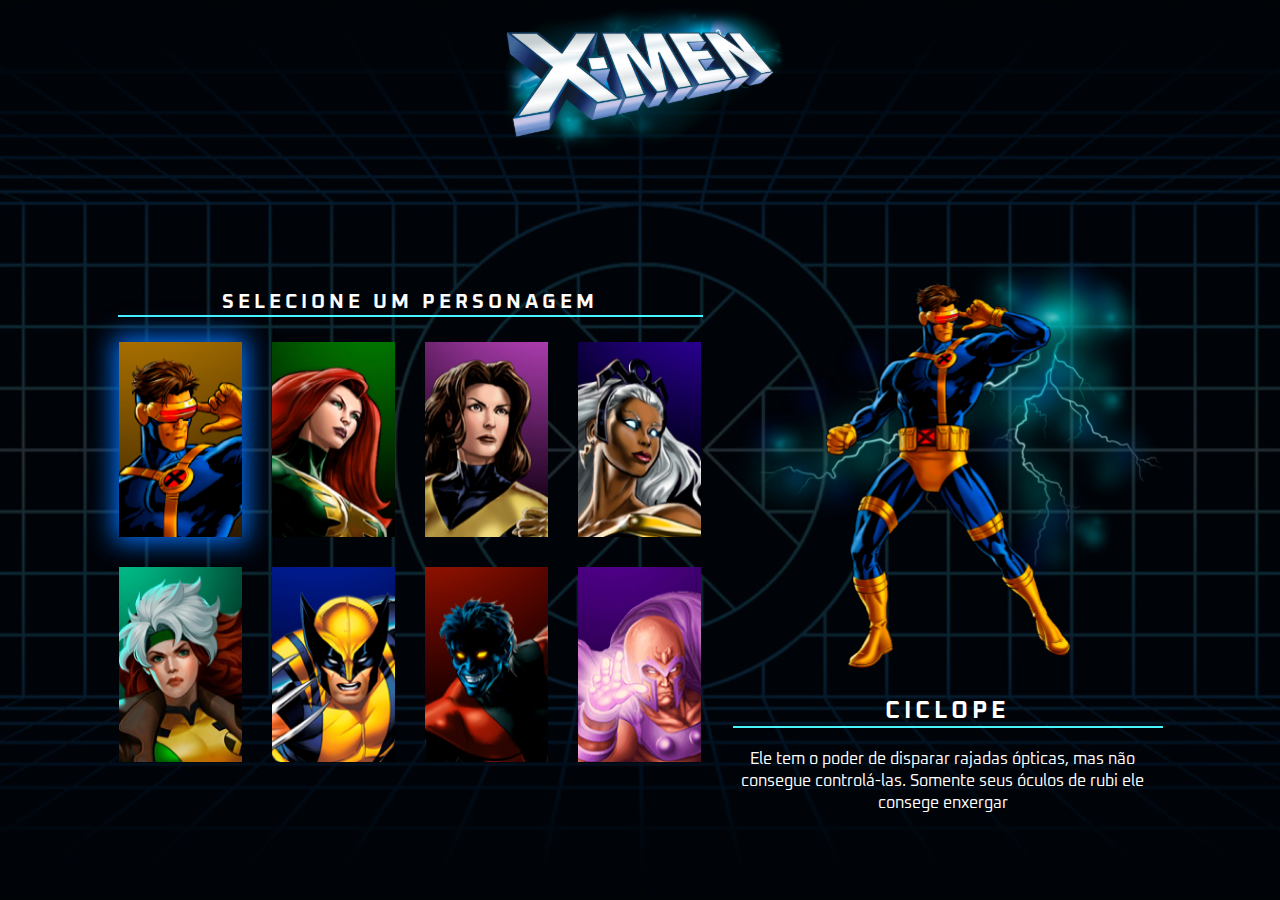
<file: index.html>
<!DOCTYPE html>
<html lang="pt-BR">

<head>
    <meta charset="UTF-8">
    <meta name="viewport" content="width=device-width, initial-scale=1.0">
    <title>Pojeto X-Men - Semana do Zero ao Programador Contra</title>
    <link rel="preconnect" href="https://fonts.googleapis.com">
    <link rel="preconnect" href="https://fonts.gstatic.com" crossorigin>
    <link href="https://fonts.googleapis.com/css2?family=Oxanium:wght@300;400;700&display=swap" rel="stylesheet">

   
    <link rel="stylesheet" href="./src/x-men/x-men/src/css/reset.css">
    <link rel="stylesheet" href="./src/x-men/x-men/src/css/estilos.css">
    <link rel="stylesheet" href="./src/x-men/x-men/src/css/responsivo.css">
</head>

<body>
    <header class="cabecalho">
        <img class="logo" src="./src/x-men/x-men/src/imagens/logo.svg" alt="Logo x-men">
    </header>

    <main class="selecao-de-personagens">
        <section class="personagens">
            <h1 class="titulo"> Selecione um personagem</h1>
            <ul class="lista-de-personagens">
                <li class="personagem selecionado" id="ciclope" data-name="Ciclope" data-description="Ele tem o poder de disparar rajadas ópticas,
                mas não consegue controlá-las. Somente com seus óculos de rubi ele consege enxergar">
                    <img src="./src/x-men/x-men/src/imagens/card-ciclope.jpg" alt="Personagem ciclope">
                </li>
                <li class="personagem" id="jean-grey" data-name="Jean Grey" data-description="Jean Grey é uma mutante nível ômega e o principal avatar da Força Fênix, no qual manifesta poderes cósmicos. A telepatia e telecinese">
                    <img src="./src/x-men/x-men/src/imagens/card-jean-grey.jpg" alt="Personagem Jean Grey">
                </li>
                <li class="personagem" id="lince-negra" data-name="lince Negra" data-description="Ela tem o poder de atravessar matéria sólida,campos de energia,rajadas ópticas, continuando intacta,e também tem o poder de andar no ar">
                    <img src="./src/x-men/x-men/src/imagens/card-lince-negra.jpg" alt="Personagem Lince Negra">
                </li>
                <li class="personagem" id="tempestade" data-name="Tempestade" data-description="Tem o poder de controlar as forças da natureza, muito poderosa ela pode produzir raios, chuvas, gelos, ventos, neblina, entre outros efeitos">
                    <img src="./src/x-men/x-men/src/imagens/card-tempestade.jpg" alt="Personagem Tempestade">
                </li>
                <li class="personagem" id="vampira" data-name="Vampira" data-description="Ela tem o poder de absorver a vitalidade e memória das pessoas que toca ou no caso dos mutantes os poderes e a memória, mas só temporariamente">
                    <img src="./src/x-men/x-men/src/imagens/card-vampira.jpg" alt="Personagem Vampira">
                </li>
                <li class="personagem" id="wolverine" data-name="Wolverine" data-description="Não se sabe muito sobre seu passado, devido a sua perca de memória. Poderes. Garras Metálicas. Fator de Cura Regenerativo, Super Agilidade.">
                    <img src="./src/x-men/x-men/src/imagens/card-wolverine.jpg" alt="Personagem Wolverine">
                </li>
                <li class="personagem" id="noturno" data-name="Noturno" data-description="Ele é um mutante que nasceu com cauda, orelhas pontudas e com o poder de se Teletransportar">
                    <img src="./src/x-men/x-men/src/imagens/card-noturno.jpg" alt="Personagem Noturno">
                </li>
                <li class="personagem" id="magneto" data-name="Magneto" data-description="Ele tem o poder de magnetocinese, ou seja, controlar objetos de metal e criar campos magnéticos">
                    <img src="./src/x-men/x-men/src/imagens/card-magneto.jpg" alt="Personagem Magneto">
                </li>
            </ul>
        </section>
        <section class="personagem-selecionado">
            <img class="personagem-grande" src="./src/x-men/x-men/src/imagens/card-ciclope.png"
                alt="Personagem Selecionado">
            <div class="informacoes-personagens">
                <h2 class="nome-personagem" id="nome-personagem">Ciclope</h2>
                <p class="descricao-personagem" id="descricao-personagem">Ele tem o poder de disparar rajadas ópticas,
                    mas não consegue controlá-las. Somente seus óculos de rubi ele consege enxergar</p>
            </div>
        </section>
    </main>
    <script src="./src/js/index.js"></script>
</body>

</html>
</file>
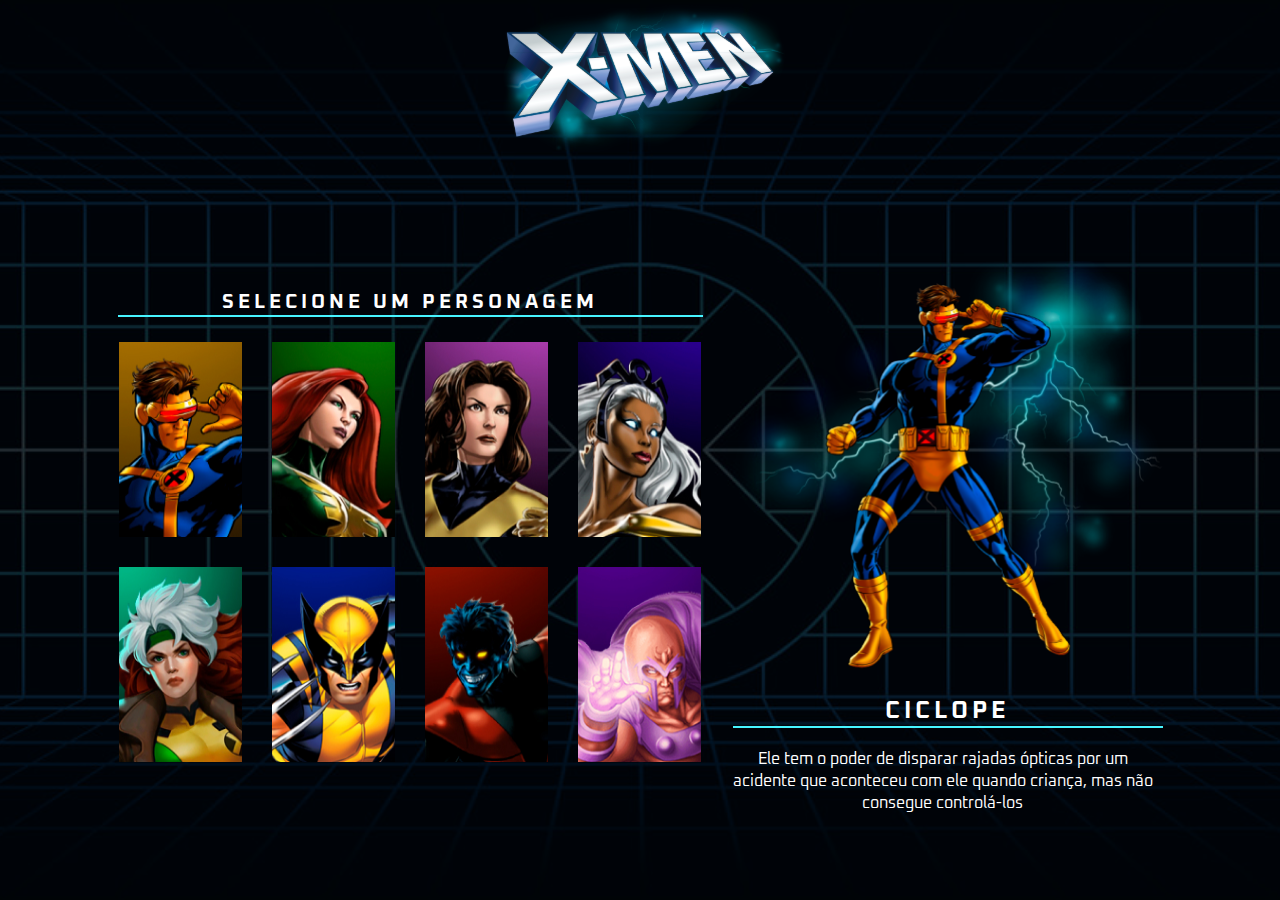
<file: src/x-men/x-men/index.html>
<!DOCTYPE html>
<html lang="pt-BR">
  <head>
    <meta charset="UTF-8" />
    <meta name="viewport" content="width=device-width, initial-scale=1.0" />
    <title>Projeto X-Men - Semana do Zero Ao Programador Contratado</title>

    <link rel="preconnect" href="https://fonts.googleapis.com" />
    <link rel="preconnect" href="https://fonts.gstatic.com" crossorigin />
    <link
      href="https://fonts.googleapis.com/css2?family=Oxanium:wght@300;400;700&display=swap"
      rel="stylesheet"
    />

    <link rel="stylesheet" href="./src/css/reset.css">

    <link rel="stylesheet" href="./src/css/estilos.css">
  </head>
  <body>
    <header class="cabecalho">
      <img class="logo" src="./src/imagens/logo.svg" alt="Logo x-men">
    </header>

    <main class="selecao-de-personagens">
      <section class="personagens">
        <h1 class="titulo">Selecione um personagem</h1>
        <ul class="lista-de-personagens">
          <li class="personagem" id="ciclope">
            <img
              src="./src/imagens/card-ciclope.jpg"
              alt="Personagem Ciclope"
            />
          </li>
          <li class="personagem" id="jean-grey">
            <img
              src="./src/imagens/card-jean-grey.jpg"
              alt="Personagem Jean Grey"
            />
          </li>

          <li class="personagem" id="lince-negra">
            <img
              src="./src/imagens/card-lince-negra.jpg"
              alt="Personagem Lince Negra"
            />
          </li>

          <li class="personagem" id="tempestade">
            <img
              src="./src/imagens/card-tempestade.jpg"
              alt="Personagem Tempestade"
            />
          </li>

          <li class="personagem" id="vampira">
            <img
              src="./src/imagens/card-vampira.jpg"
              alt="Personagem Vampira"
            />
          </li>

          <li class="personagem" id="Wolverine">
            <img
              src="./src/imagens/card-wolverine.jpg"
              alt="Personagem Wolverine"
            />
          </li>

          <li class="personagem" id="noturno">
            <img
              src="./src/imagens/card-noturno.jpg"
              alt="Personagem Noturno"
            />
          </li>

          <li class="personagem" id="magneto">
            <img
              src="./src/imagens/card-magneto.jpg"
              alt="Personagem Magneto"
            />
          </li>
        </ul>
      </section>
      <section class="personagem-selecionado">
        <img
          class="personagem-grande"
          src="./src/imagens/card-ciclope.png"
          alt="Personagem Selecionado"
        />

        <div class="informacoes-personagem">
          <h2 class="nome-personagem" id="nome-personagem">Ciclope</h2>
          <p class="descricao-personagem" id="descricao-personagem">
            Ele tem o poder de disparar rajadas ópticas por um acidente que
            aconteceu com ele quando criança, mas não consegue controlá-los
          </p>
        </div>
      </section>
    </main>
  </body>
</html>
</file>
<file: src/x-men/x-men/src/css/estilos.css>
body {
    font-family: "Oxanium", cursive;
    background: #000000;
    color: #ffffff;
}
body::before{
    content:"";
    background-image: url(../imagens/bg-desktop.jpg);
    background-repeat: no-repeat;
    background-size: cover;
    background-position: center;
    width: 100%;
    height: 100%;
    position: absolute;
    z-index: -1;
    opacity: 0.2;
}

.cabecalho {
    display: flex;
    justify-content: center;
}

.selecao-de-personagens {
    display: flex;
    align-items: center;
    gap: 30px;
    min-height: calc(100vh - 152px);
    justify-content: center;
}

.selecao-de-personagens .lista-de-personagens {
    display: flex;
    flex-wrap: wrap;
    gap: 30px;
    justify-content: center;
    ;
}

.selecao-de-personagens .personagens {
    display: flex;
    flex-direction: column;
    align-items: center;
    max-width: 585px;
    gap: 25px;

}

.selecao-de-personagens .personagens .titulo {
    font-size: 20px;
    letter-spacing: 4px;
    text-transform: uppercase;
    border-bottom: 2px solid #47f4ff;
    width: 100%;
    text-align: center;
}

.lista-de-personagens .personagem img {
    width: 100%;
    height: 100%;

}

.lista-de-personagens .personagem.selecionado {
    box-shadow: 0px 0px 24px 5px #0271f7;
}

.personagem-selecionado {
    text-align: center;
    max-height: 530px;

}

.personagem-selecionado .personagem-grande{
    width: 430px;
    height: 430px;

}

.personagem-selecionado .nome-personagem{
    border-bottom: 2px solid #47f4ff;
    letter-spacing: 4px;
    text-transform: uppercase;
}

.personagem-selecionado .descricao-personagem{
    font-size: 16px;
    line-height: 22px;
    text-align: center;
    margin-top: 20px;
    width: 420px;

}
</file>
<file: src/x-men/x-men/src/css/responsivo.css>
@media (max-width:1120px){
    .cabecalho .logo{
        max-width: 190px;
    }

    .selecao-de-personagens{
        flex-direction: column-reverse;
        max-width: 430px;
        margin: 0 auto;
    }

    .selecao-de-personagens .personagens{
        margin-top: 37px;   
    }

    .selecao-de-personagens .personagens .titulo{
        font-size: 15px;
    }

    .selecao-de-personagens .lista-de-personagens{
        gap: 9px;
    }

    .selecao-de-persoangens .personagem img{
        width: 80px;
    }

    .personagem-selecioando .persoangem-grande{
        width: 350px;
        height: 350px;
    }

    .personagem-selecioando .descricao-personagem{
        width: 80%;
        font-size: 16px;
        margin: 20px auto;
    }
}
</file>
